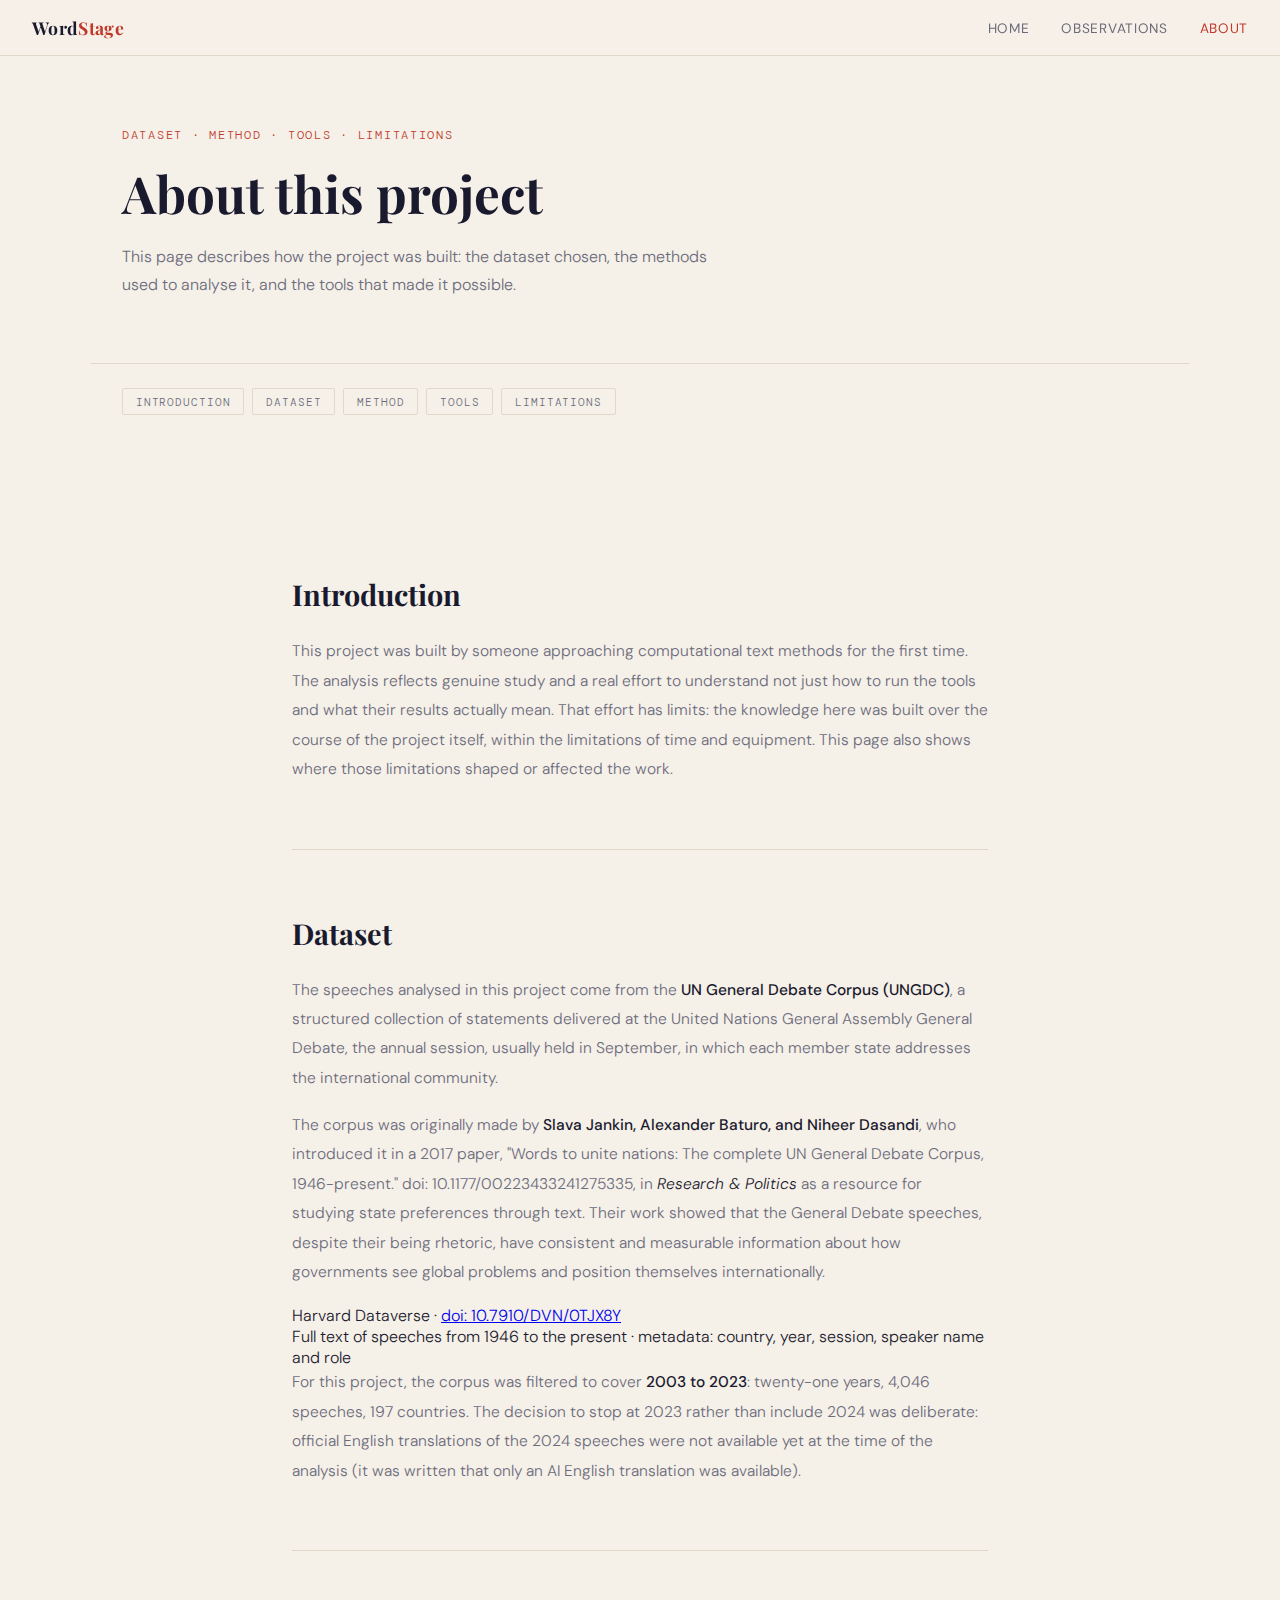
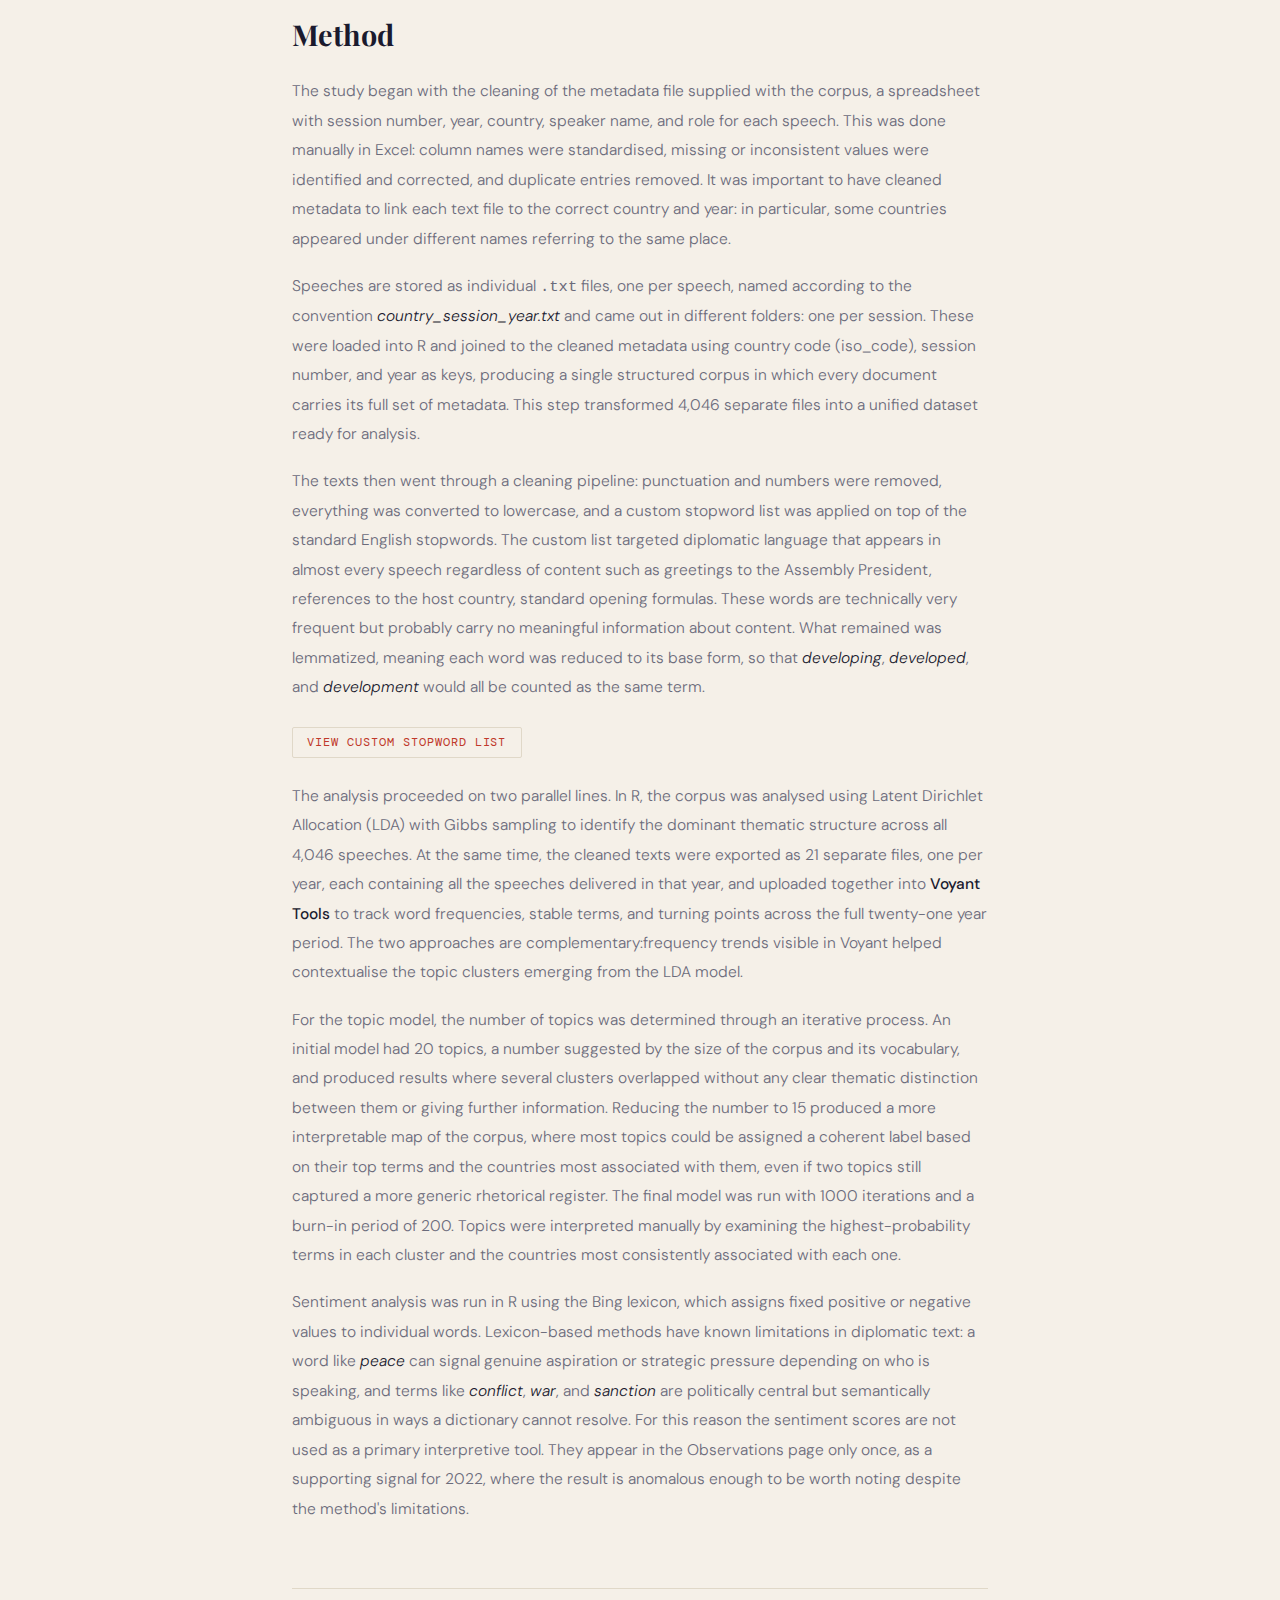
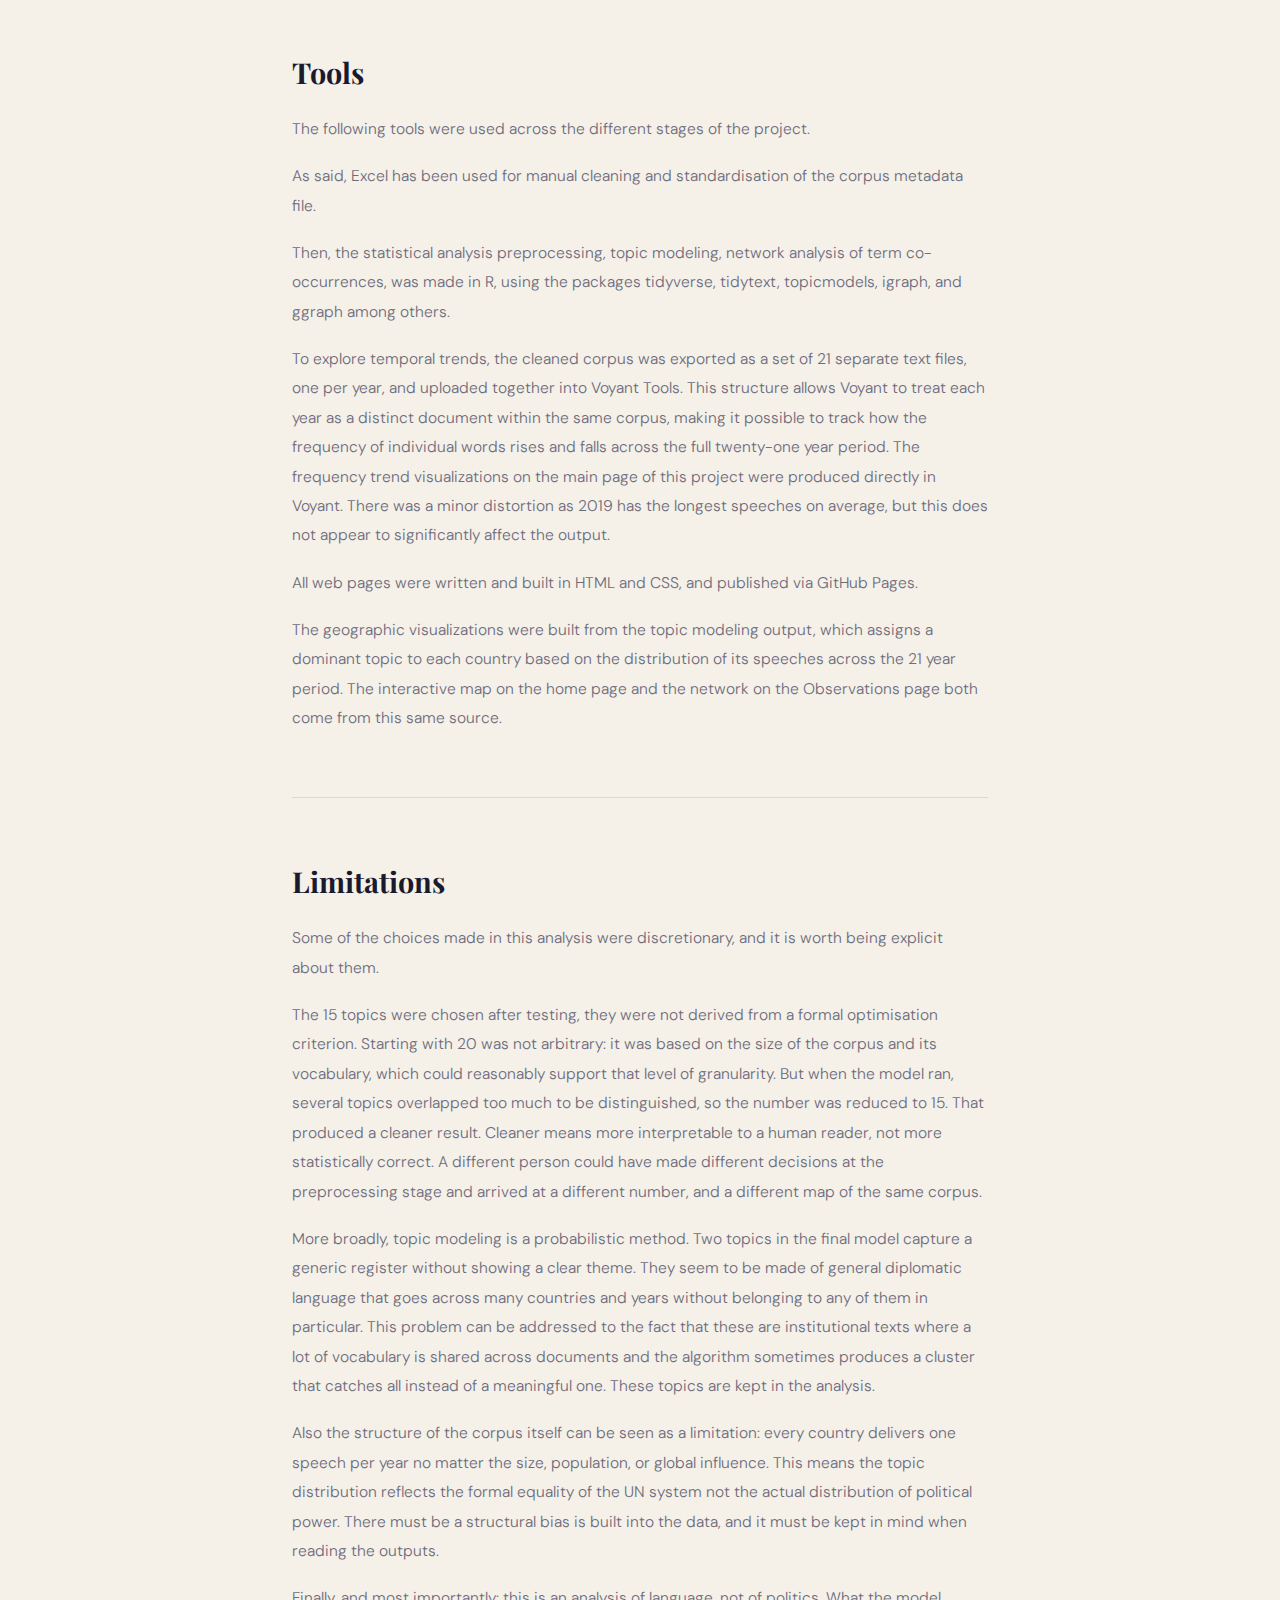
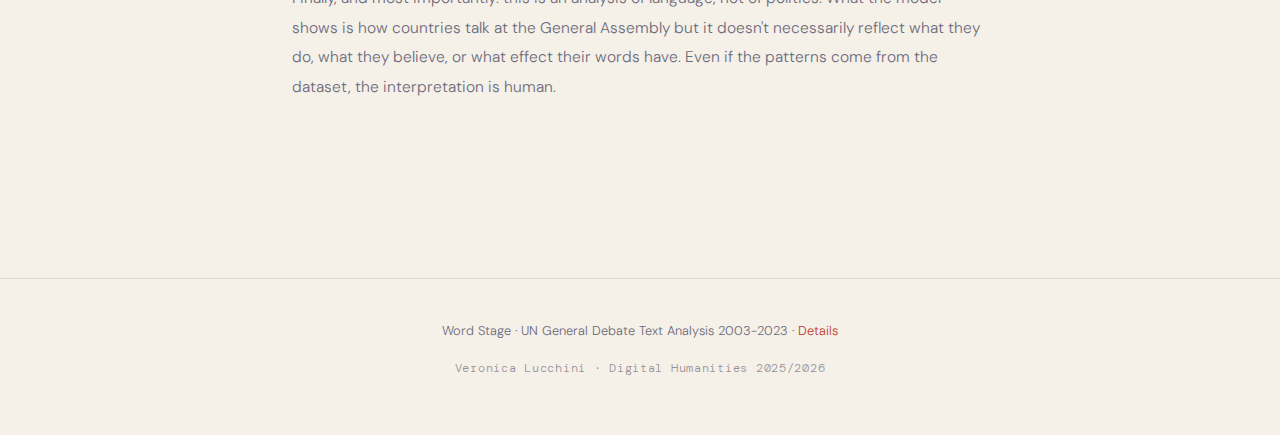
<file: about.html>
<!DOCTYPE html>
<html lang="en">
<head>
  <meta charset="UTF-8">
  <meta name="viewport" content="width=device-width, initial-scale=1.0">
  <title>About - Word Stage</title>
  <link rel="preconnect" href="https://fonts.googleapis.com">
  <link href="https://fonts.googleapis.com/css2?family=Playfair+Display:ital,wght@0,700;1,400&family=DM+Sans:wght@300;400;500&family=DM+Mono:wght@400&display=swap" rel="stylesheet">
  <link rel="stylesheet" href="style.css">

  <style>
    /* About layout */
    .about-header {
      padding: 8rem 2rem 3rem;
      max-width: 1100px;
      margin: 0 auto;
      border-bottom: 1px solid var(--border);
    }
    .about-header h1 {
      font-family: 'Playfair Display', serif;
      font-size: clamp(2rem, 4vw, 3.5rem);
      margin-bottom: 1rem;
    }
    .about-header p {
      color: var(--muted);
      max-width: 620px;
      line-height: 1.75;
      font-size: 1rem;
    }

    .about-body {
      max-width: 760px;
      margin: 0 auto;
      padding: 0 2rem 6rem;
    }

    .about-section {
      padding-top: 4rem;
      border-top: 1px solid var(--border);
      margin-top: 4rem;
    }
    .about-section:first-child {
      border-top: none;
      margin-top: 3rem;
    }

    .about-section h2 {
      font-family: 'Playfair Display', serif;
      font-size: 1.8rem;
      margin-bottom: 1.5rem;
    }

    .about-section p {
      line-height: 1.9;
      color: var(--muted);
      font-size: 0.97rem;
      margin-bottom: 1.1rem;
    }
    .about-section p:last-child { margin-bottom: 0; }
    .about-section em  { color: var(--ink); font-style: italic; }
    .about-section strong { color: var(--ink); font-weight: 500; }

    /* Limitations*/
    .limit-block {
      background: #fff8e6;
      border-left: 3px solid var(--gold);
      border-radius: 0 4px 4px 0;
      padding: 1rem 1.4rem;
      margin: 1.5rem 0;
      font-size: 0.9rem;
      color: #7a6020;
      line-height: 1.7;
    }
    .limit-block strong { color: #5a4010; }

    /* Section quick-nav */
    .about-nav {
      max-width: 1100px;
      margin: 0 auto;
      padding: 1.5rem 2rem 0;
      display: flex;
      gap: 0.5rem;
      flex-wrap: wrap;
    }
    .about-pill {
      font-family: 'DM Mono', monospace;
      font-size: 0.70rem;
      letter-spacing: 0.08em;
      text-transform: uppercase;
      color: var(--muted);
      text-decoration: none;
      padding: 0.35rem 0.8rem;
      border: 1px solid var(--border);
      border-radius: 2px;
      transition: all 0.15s;
    }
    .about-pill:hover {
      color: var(--accent);
      border-color: var(--accent);
    }
  </style>
</head>
<body>

<nav>
  <a href="index.html" class="nav-logo">Word<span>Stage</span></a>
  <ul>
    <li><a href="index.html">Home</a></li>
    <li><a href="observations.html">Observations</a></li>
    <li><a href="about.html" class="active">About</a></li>
  </ul>
</nav>

<!-- Header-sottotitolo -->
<div class="about-header">
  <span class="section-label">Dataset · Method · Tools · Limitations</span>
  <h1>About this project</h1>
  <p>This page describes how the project was built: the dataset chosen, the methods used to analyse it, and the tools that made it possible.</p>
</div>

<!-- Sezioni -->
<div class="about-nav">
  <a href="#intro"       class="about-pill">Introduction</a>
  <a href="#dataset"     class="about-pill">Dataset</a>
  <a href="#method"      class="about-pill">Method</a>
  <a href="#tools"       class="about-pill">Tools</a>
  <a href="#limitations" class="about-pill">Limitations</a>
</div>

<main>
<div class="about-body">

  <!-- Introduzione -->
  <div class="about-section" id="intro">
    <h2>Introduction</h2>
    <p>This project was built by someone approaching computational text methods for the first time. The analysis reflects genuine study and a real effort to understand not just how to run the tools and what their results actually mean. That effort has limits: the knowledge here was built over the course of the project itself, within the limitations of time and equipment. This page also shows where those limitations shaped or affected the work.</p>
  </div>

  <!-- Dataset -->
  <div class="about-section" id="dataset">
    <h2> Dataset</h2>
    <p>The speeches analysed in this project come from the <strong>UN General Debate Corpus (UNGDC)</strong>, a structured collection of statements delivered at the United Nations General Assembly General Debate, the annual session, usually held in September, in which each member state addresses the international community.</p>
    <p>The corpus was originally made by <strong>Slava Jankin, Alexander Baturo, and Niheer Dasandi</strong>, who introduced it in a 2017 paper,  "Words to unite nations: The complete UN General Debate Corpus, 1946-present." doi: 10.1177/00223433241275335, in <em>Research &amp; Politics</em> as a resource for studying state preferences through text. Their work showed that the General Debate speeches, despite their being rhetoric, have consistent and measurable information about how governments see global problems and position themselves internationally.</p>

    <div class="cite-block">
      Harvard Dataverse · <a href="https://doi.org/10.7910/DVN/0TJX8Y" target="_blank">doi: 10.7910/DVN/0TJX8Y</a><br>
      Full text of speeches from 1946 to the present · metadata: country, year, session, speaker name and role
    </div>

    <p>For this project, the corpus was filtered to cover <strong>2003 to 2023</strong>: twenty-one years, 4,046 speeches, 197 countries. The decision to stop at 2023 rather than include 2024 was deliberate: official English translations of the 2024 speeches were not available yet at the time of the analysis (it was written that only an AI English translation was available).</p>
  </div>

  <!-- Metodo -->
  <div class="about-section" id="method">
    <h2>Method</h2>
    <p>The study began with the cleaning of the metadata file supplied with the corpus, a spreadsheet with session number, year, country, speaker name, and role for each speech. This was done manually in Excel: column names were standardised, missing or inconsistent values were identified and corrected, and duplicate entries removed.  It was important to have cleaned metadata to link each text file to the correct country and year: in particular, some countries appeared under different names referring to the same place.</p>

    <p>Speeches  are stored as individual <code>.txt</code> files, one per speech, named according to the convention <em>country_session_year.txt</em> and came out in different folders: one per session.  These were loaded into R and joined to the cleaned metadata using country code (iso_code), session number, and year as keys, producing a single structured corpus in which every document carries its full set of metadata. This step transformed 4,046 separate files into a unified dataset ready for analysis.</p>

    <p>The texts then went through a cleaning pipeline: punctuation and numbers were removed, everything was converted to lowercase, and a custom stopword list was applied on top of the standard English stopwords. The custom list targeted diplomatic language that appears in almost every speech regardless of content such as greetings to the Assembly President, references to the host country, standard opening formulas. These words are technically very frequent but probably  carry no meaningful information about content. What remained was lemmatized, meaning each word was reduced to its base form, so that <em>developing</em>, <em>developed</em>, and <em>development</em> would all be counted as the same term.</p>

<!-- stopwords -->
    <div style="margin: 1.5rem 0;">
      <button id="stopwords-toggle" style="font-family:'DM Mono',monospace; font-size:0.75rem; letter-spacing:0.08em; text-transform:uppercase; color:var(--accent); background:none; border:1px solid var(--border); border-radius:2px; padding:0.4rem 0.9rem; cursor:pointer; transition:all 0.15s;">
        View custom stopword list 
      </button>
      <div id="stopwords-box" style="display:none; margin-top:1rem; padding:1.2rem 1.4rem; background:var(--card-bg); border:1px solid var(--border); border-radius:4px;">
        <p style="font-family:'DM Mono',monospace; font-size:0.72rem; letter-spacing:0.08em; text-transform:uppercase; color:var(--muted); margin-bottom:0.8rem; margin-top:0;">Custom ONU stopwords, applied on top of standard English stopwords</p>
        <div id="stopwords-list"></div>
      </div>
    </div>

    <script>
    const customStopwords = [
      "united","nations","nation","general","assembly","agendum",
      "president","excellency","madam","distinguished","delegation",
      "behalf","speaker","statement","international","world","global",
      "security","council","organization","member","session","country",
      "countries","people","peoples","state","states","government",
      "governments","republic","minister","prime","foreign","also",
      "must","will","one","new","year","years","today","well","time",
      "per","cent","mr","mrs","ms","sir","said","would",
      "treki","ashe","deiss","nassir","vuk","jeremic","abdussalam",
      "eliasson","ping","kavan","hunte","lajcak","thomson","espinosa",
      "bozkir","csaba","korosi","haya","sheikha","mogens","lykketoft",
      "miroslav","fernanda","antonio","garces","volkan",
      "nepad","daesh","covax","cop26","cop",
      "ladies","gentlemen"
    ];

    const btn = document.getElementById('stopwords-toggle');
    const box = document.getElementById('stopwords-box');
    const list = document.getElementById('stopwords-list');

    list.innerHTML = customStopwords.map(w =>
      `<span style="display:inline-block; margin:0.2rem; padding:0.25rem 0.65rem; background:#fff; border:1px solid var(--border); border-radius:2px; font-family:'DM Mono',monospace; font-size:0.76rem; color:var(--muted);">${w}</span>`
    ).join('');

    btn.addEventListener('click', function() {
      const open = box.style.display === 'block';
      box.style.display = open ? 'none' : 'block';
      btn.textContent = open ? 'View custom stopword list' : 'Hide stopword list';
    });
    </script>
    
    <p>The analysis proceeded on two parallel lines. In R, the corpus was analysed using Latent Dirichlet Allocation (LDA) with Gibbs sampling to identify the dominant thematic structure across all 4,046 speeches. At the same time, the cleaned texts were exported as 21 separate files, one per year, each containing all the speeches delivered in that year, and uploaded together into <strong>Voyant Tools</strong> to track word frequencies, stable terms, and turning points across the full twenty-one year period. The two approaches are complementary:frequency trends visible in Voyant helped contextualise the topic clusters emerging from the LDA model.</p>

    <p>For the topic model, the number of topics was determined through an iterative process. An initial model had 20 topics, a number suggested by the size of the corpus and its vocabulary, and produced results where several clusters overlapped without any clear thematic distinction between them or giving further information. Reducing the number to 15 produced a more interpretable map of the corpus, where most topics could be assigned a coherent label based on their top terms and the countries most associated with them, even if two topics still captured a more generic rhetorical register. The final model was run with 1000 iterations and a burn-in period of 200. Topics were interpreted manually by examining the highest-probability terms in each cluster and the countries most consistently associated with each one.</p>

<p>Sentiment analysis was run in R using the Bing lexicon, which assigns fixed positive or negative values to individual words. Lexicon-based methods have known limitations in diplomatic text: a word like <em>peace</em> can signal genuine aspiration or strategic pressure depending on who is speaking, and terms like <em>conflict</em>, <em>war</em>, and <em>sanction</em> are politically central but semantically ambiguous in ways a dictionary cannot resolve. For this reason the sentiment scores are not used as a primary interpretive tool. They appear in the Observations page only once, as a supporting signal for 2022, where the result is anomalous enough to be worth noting despite the method's limitations.</p>
  </div>

  <!-- Strumenti -->
  <div class="about-section" id="tools">
    <h2>Tools</h2>
    <p>The following tools were used across the different stages of the project.</p>
    <p>As said, Excel has been used for manual cleaning and standardisation of the corpus metadata file.</p>
    <p> Then, the statistical analysis preprocessing, topic modeling, network analysis of term co-occurrences, was made in R, using the packages tidyverse, tidytext, topicmodels, igraph, and ggraph among others.</p>
    <p> To explore temporal trends, the cleaned corpus was exported as a set of 21 separate text files, one per year, and uploaded together into Voyant Tools. This structure allows Voyant to treat each year as a distinct document within the same corpus, making it possible to track how the frequency of individual words rises and falls across the full twenty-one year period. The frequency trend visualizations on the main page of this project were produced directly in Voyant. There was a minor distortion as 2019 has the longest speeches on average, but this does not appear to significantly affect the output. </p>
    <p> All web pages were written and built in HTML and CSS, and published via GitHub Pages. </p>
        
    <p>The geographic visualizations were built from the topic modeling output, which assigns a dominant topic to each country based on the distribution of its speeches across the 21 year period. The interactive map on the home page and the network on the Observations page both come from this same source.</p>
  </div>

  <!-- Limiti -->
  <div class="about-section" id="limitations">
    <h2>Limitations</h2>
    <p>Some of the choices made in this analysis were discretionary, and it is worth being explicit about them.</p>
    <p>    The 15 topics were chosen after testing, they were not derived from a formal optimisation criterion. Starting with 20 was not arbitrary: it was based on the size of the corpus and its vocabulary, which could reasonably support that level of granularity. But when the model ran, several topics overlapped too much to be distinguished, so the number was reduced to 15. That produced a cleaner result. Cleaner means  more interpretable to a human reader, not more statistically correct. A different person could have made different decisions at the preprocessing stage and arrived at a different number, and a different map of the same corpus.</p>   

    <p>More broadly, topic modeling is a probabilistic method. Two topics in the final model capture a generic register without showing  a clear theme. They seem to be made of general diplomatic language that goes across many countries and years without belonging to any of them in particular. This problem can be addressed to the fact that these are institutional texts where a lot of vocabulary is shared across documents and the algorithm sometimes produces a cluster that catches all instead of a meaningful one. These topics are kept in the analysis.</p>
    
       <p>Also the structure of the corpus itself can be seen as a limitation: every country delivers one speech per year no matter the size, population, or global influence. This means the topic distribution reflects the formal equality of the UN system not the actual distribution of political power. There must be a structural bias is built into the data, and it must be kept in mind when reading the outputs.</p>
    

      <p>Finally, and most importantly: this is an analysis of language, not of politics. What the model shows is how countries talk at the General Assembly but it doesn't necessarily reflect what they do, what they believe, or what effect their words have. Even if the patterns come from the dataset, the interpretation is human.</p>
    </div>
    </div>

</main>

<footer>
  <p>Word Stage · UN General Debate Text Analysis 2003-2023 · <a href="about.html">Details</a></p>
  <p class="footer-author">Veronica Lucchini · Digital Humanities 2025/2026</p>
</footer>

</body>
</html>
</file>
<file: style.css>
/* ── Base sito  */
:root {
  --ink:      #1a1a2e;   /* blu scuro*/
  --paper:    #f5f0e8;   /* panna */
  --accent:   #c0392b;   /* rosso */
  --gold:     #d4a843;   /* "oro" */
  --muted:    #6b6b7b;   /* grigio*/
  --card-bg:  #faf7f2;   /* bianco ottico*/
  --border:   #e0d8c8;   /* grigio chiaro */
}

/* uguale per tutti i browser */
* {
  margin: 0;
  padding: 0;
  box-sizing: border-box;
}

body {
  background: var(--paper);
  color: var(--ink);
  font-family: 'DM Sans', sans-serif;
  font-weight: 300;
  overflow-x: hidden; /* evitare la barra orizz */
}

/* navigazione che rimane in cima mentre scorri */
nav {
  position: fixed;
  top: 0;
  width: 100%;
  z-index: 100;
  background: rgba(245, 240, 232, 0.92);
  backdrop-filter: blur(8px);
  border-bottom: 1px solid var(--border);
  padding: 0 2rem;
  display: flex;
  align-items: center;
  justify-content: space-between;
  height: 56px;
}

.nav-logo {
  font-family: 'Playfair Display', serif;
  font-size: 1.1rem;
  font-weight: 700;
  color: var(--ink);
  text-decoration: none;
  letter-spacing: 0.02em;
}

.nav-logo span {
  color: var(--accent);
}

nav ul {
  list-style: none;
  display: flex;
  gap: 2rem;
}

nav ul a {
  text-decoration: none;
  color: var(--muted);
  font-size: 0.85rem;
  font-weight: 400;
  letter-spacing: 0.05em;
  text-transform: uppercase;
  transition: color 0.2s;
}

nav ul a:hover,
nav ul a.active {
  color: var(--accent);
}

/* intestazione */
.page-header {
  padding: 8rem 2rem 3rem;
  max-width: 1100px;
  margin: 0 auto;
  border-bottom: 1px solid var(--border);
}

.page-header h1 {
  font-family: 'Playfair Display', serif;
  font-size: clamp(2rem, 4vw, 3.5rem);
}

.page-header p {
  margin-top: 1rem;
  color: var(--muted);
  max-width: 620px;
  line-height: 1.7;
}

/* etichette rosse */
.section-label {
  font-family: 'DM Mono', monospace;
  font-size: 0.72rem;
  letter-spacing: 0.15em;
  color: var(--accent);
  text-transform: uppercase;
  margin-bottom: 1rem;
  display: block;
}

p {
  line-height: 1.8;
  color: var(--muted);
  margin-bottom: 1rem;
}

h2 {
  font-family: 'Playfair Display', serif;
  font-size: 1.8rem;
  margin-bottom: 1rem;
  color: var(--ink);
}

h3 {
  font-family: 'Playfair Display', serif;
  font-size: 1.2rem;
  margin: 1.8rem 0 0.6rem;
  color: var(--ink);
}
.note {
  background: #fff8e6;
  border-left: 3px solid var(--gold);
  padding: 0.85rem 1.2rem;
  font-size: 0.85rem;
  color: #7a6020;
  border-radius: 0 4px 4px 0;
  margin: 1.5rem 0;
}

footer {
  text-align: center;
  padding: 2.5rem;
  font-size: 0.8rem;
  color: var(--muted);
  border-top: 1px solid var(--border);
}

footer a {
  color: var(--accent);
  text-decoration: none;
}

.footer-author {
  margin-top: 0.4rem;
  font-family: 'DM Mono', monospace;
  font-size: 0.75rem;
  letter-spacing: 0.06em;
  color: var(--muted);
  opacity: 0.7;
}

.divider {
  border: none;
  border-top: 1px solid var(--border);
  max-width: 1100px;
  margin: 0 auto;
}

/* transizioni */
@keyframes fadeUp {
  from { opacity: 0; transform: translateY(20px); }
  to   { opacity: 1; transform: translateY(0); }
}

@keyframes fadeIn {
  from { opacity: 0; transform: translateY(8px); }
  to   { opacity: 1; transform: translateY(0); }
}

/* ── index ── */

.hero {
  min-height: 100vh;
  display: flex;
  flex-direction: column;
  justify-content: center;
  padding: 6rem 2rem 4rem;
  max-width: 1100px;
  margin: 0 auto;
  position: relative;
}

.hero-label {
  font-family: 'DM Mono', monospace;
  font-size: 0.75rem;
  letter-spacing: 0.15em;
  color: var(--accent);
  text-transform: uppercase;
  margin-bottom: 1.5rem;
  opacity: 0;
  animation: fadeUp 0.8s ease 0.2s forwards;
}

.hero h1 {
  font-family: 'Playfair Display', serif;
  font-size: clamp(3rem, 7vw, 6rem);
  line-height: 1.05;
  font-weight: 700;
  opacity: 0;
  animation: fadeUp 0.8s ease 0.4s forwards;
}

.hero h1 em {
  font-style: italic;
  color: var(--accent);
}

.hero-sub {
  margin-top: 2rem;
  font-size: 1.15rem;
  font-weight: 300;
  color: var(--muted);
  max-width: 560px;
  line-height: 1.7;
  opacity: 0;
  animation: fadeUp 0.8s ease 0.6s forwards;
}

.hero-stats {
  display: flex;
  gap: 3rem;
  margin-top: 3.5rem;
  flex-wrap: wrap;
  opacity: 0;
  animation: fadeUp 0.8s ease 0.8s forwards;
}

.stat {
  border-left: 2px solid var(--gold);
  padding-left: 1rem;
}

.stat-n {
  font-family: 'Playfair Display', serif;
  font-size: 2.2rem;
  font-weight: 700;
  color: var(--ink);
  display: block;
}

.stat-label {
  font-size: 0.78rem;
  letter-spacing: 0.08em;
  text-transform: uppercase;
  color: var(--muted);
}

.hero-cta {
  display: inline-flex;
  align-items: center;
  gap: 0.5rem;
  margin-top: 3rem;
  background: var(--accent);
  color: #fff;
  padding: 0.85rem 2rem;
  border-radius: 2px;
  text-decoration: none;
  font-size: 0.9rem;
  font-weight: 500;
  letter-spacing: 0.03em;
  transition: background 0.2s, transform 0.2s;
  opacity: 0;
  animation: fadeUp 0.8s ease 1s forwards;
}

.hero-cta:hover {
  background: #a93226;
  transform: translateY(-2px);
}

/* decorazione tipografica sfondo hero */
.hero-deco {
  position: absolute;
  right: 0;
  top: 50%;
  transform: translateY(-50%);
  font-family: 'Playfair Display', serif;
  font-style: italic;
  font-size: 14rem;
  color: rgba(192, 57, 43, 0.04);
  pointer-events: none;
  user-select: none;
  line-height: 1;
}

/* sezioni generiche index */
section {
  padding: 5rem 2rem;
  max-width: 1100px;
  margin: 0 auto;
}

section h2 {
  font-family: 'Playfair Display', serif;
  font-size: clamp(1.8rem, 3vw, 2.6rem);
  margin-bottom: 1.5rem;
}

/* riquadri (index) */
.cards {
  display: grid;
  grid-template-columns: repeat(auto-fit, minmax(260px, 1fr));
  gap: 1.5rem;
  margin-top: 2.5rem;
}

.card {
  background: var(--card-bg);
  border: 1px solid var(--border);
  padding: 2rem;
  border-radius: 4px;
  transition: transform 0.25s, box-shadow 0.25s;
}

.card:hover {
  transform: translateY(-4px);
  box-shadow: 0 8px 24px rgba(0, 0, 0, 0.08);
}

.card-icon {
  font-size: 1.8rem;
  margin-bottom: 1rem;
}

.card h3 {
  font-family: 'Playfair Display', serif;
  font-size: 1.15rem;
  margin-bottom: 0.5rem;
  margin-top: 0;
}

.card p {
  font-size: 0.9rem;
  color: var(--muted);
  line-height: 1.6;
  margin-bottom: 0;
}

/* link "Read more →" nelle card */
.card-link {
  display: inline-block;
  margin-top: 1rem;
  font-family: 'DM Mono', monospace;
  font-size: 0.72rem;
  letter-spacing: 0.08em;
  text-transform: uppercase;
  color: var(--accent);
  text-decoration: none;
  border-bottom: 1px solid transparent;
  transition: border-color 0.2s;
}

.card-link:hover {
  border-bottom-color: var(--accent);
}

/* main generico (usato in about) */
main {
  max-width: 1100px;
  margin: 0 auto;
  padding: 3rem 2rem 5rem;
}



/* ── RESPONSIVE ── */

@media (max-width: 760px) {
  nav ul     { gap: 1rem; }
  nav ul a   { font-size: 0.78rem; }
}

@media (max-width: 480px) {
  .hero-stats { gap: 1.5rem; }
}
</file>
